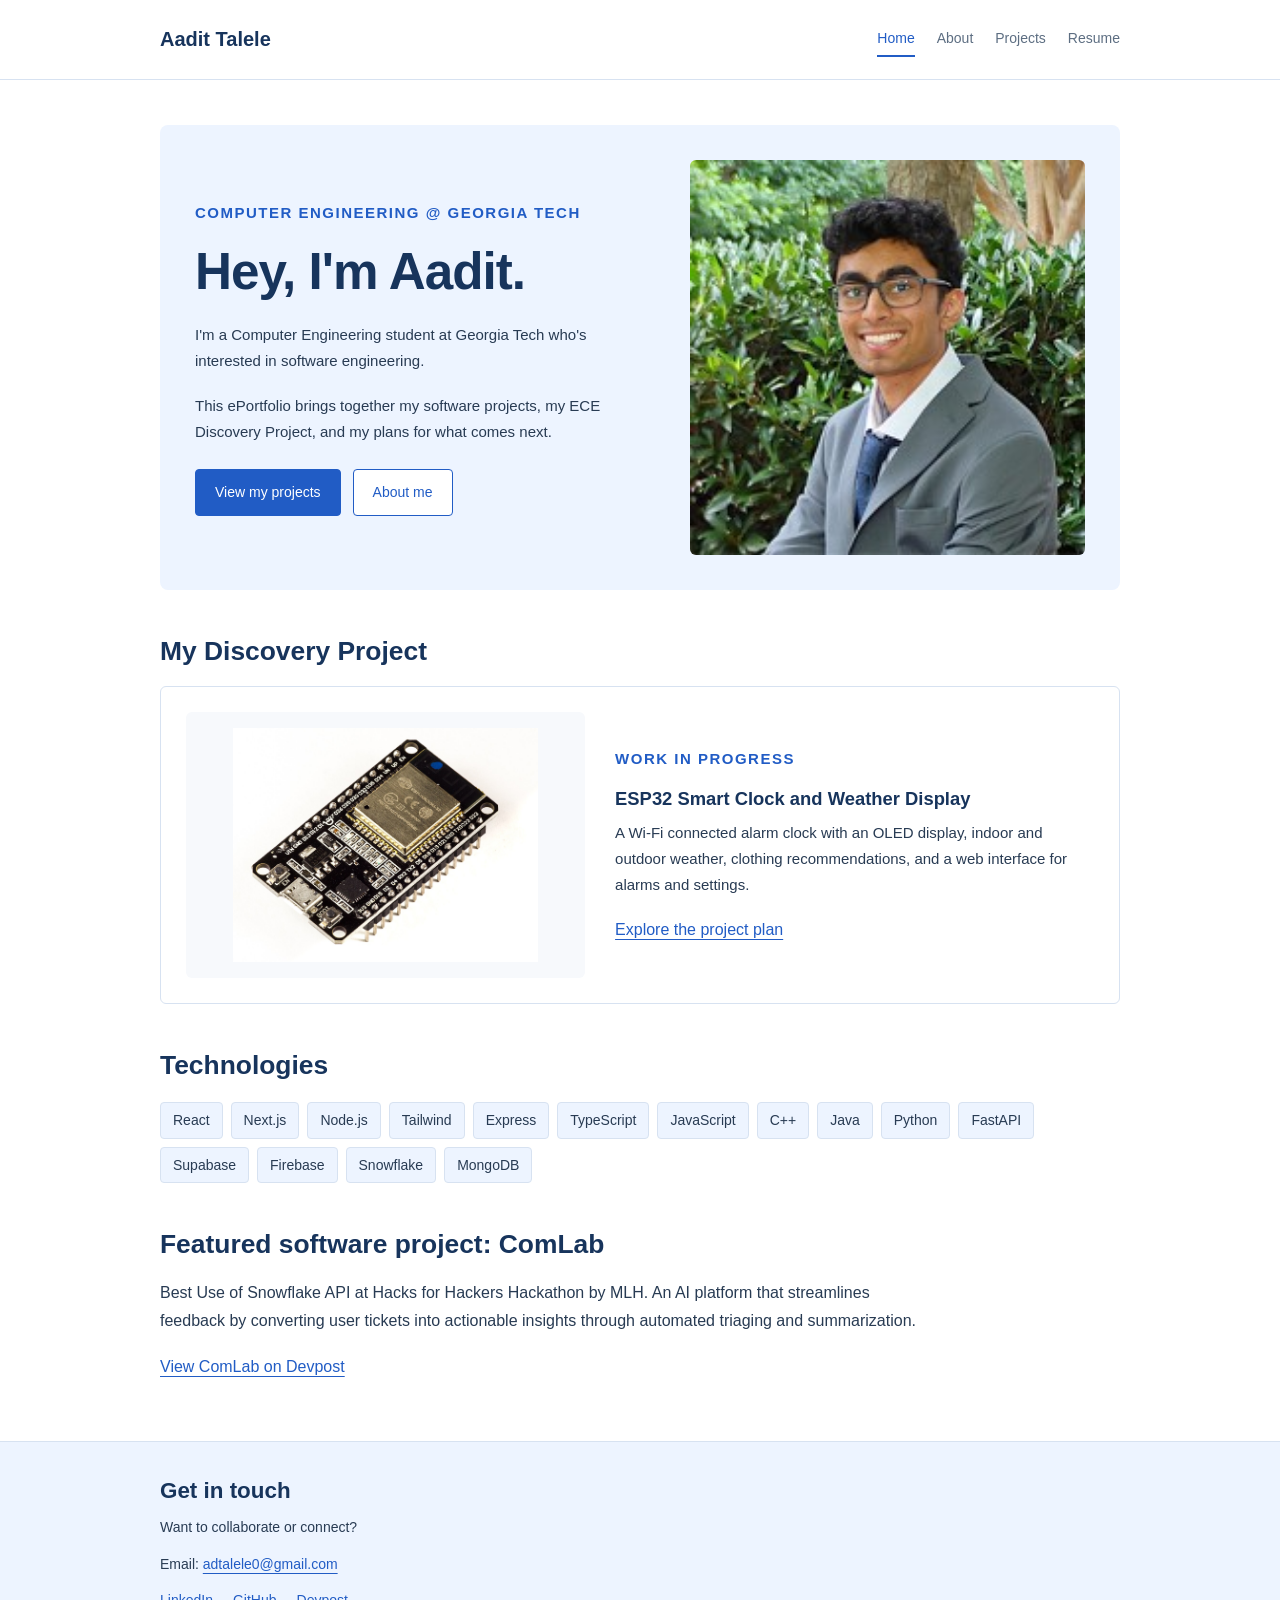
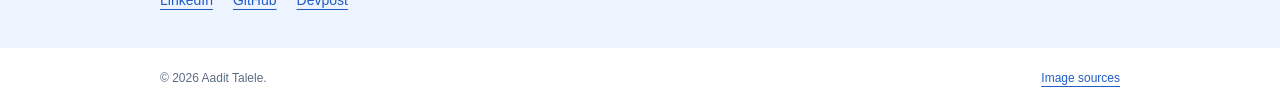
<file: index.html>
<!DOCTYPE html>
<html lang="en">

<head>
  <meta charset="utf-8">
  <meta name="viewport" content="width=device-width, initial-scale=1">
  <meta name="description"
    content="Aadit Talele: Computer Engineering at Georgia Tech, software projects, technologies, and an ESP32 Discovery Project.">
  <title>Portfolio | Aadit Talele</title>
  <link rel="stylesheet" href="styles.css">
</head>

<body id="top">
  <a class="skip-link" href="#main">Skip to content</a>
  <header class="site-header">
    <div class="container header-inner">
      <a class="brand" href="index.html">Aadit Talele</a>
      <nav class="nav" aria-label="Main navigation">
        <a href="index.html" aria-current="page">Home</a>
        <a href="about.html">About</a>
        <a href="projects.html">Projects</a>
        <a href="resume.html">Resume</a>
      </nav>
    </div>
  </header>
  <main class="container" id="main">
    <section class="hero" aria-labelledby="welcome-title">
      <div>
        <p class="eyebrow">Computer Engineering @ Georgia Tech</p>
        <h1 id="welcome-title">Hey, I'm Aadit.</h1>
        <p>I'm a Computer Engineering student at Georgia Tech who's interested in software engineering.</p>
        <p>This ePortfolio brings together my software projects, my ECE Discovery Project, and my plans for what comes
          next.</p>
        <div class="actions"><a class="button" href="projects.html">View my projects</a><a class="button secondary"
            href="about.html">About me</a></div>
      </div>
      <figure class="headshot">
        <img src="assets/headshot.jpeg" alt="Headshot of Aadit Talele" width="200" height="200">
      </figure>
    </section>
    <section aria-labelledby="discovery-title">
      <h2 id="discovery-title">My Discovery Project</h2>
      <article class="feature">
        <img class="esp32-photo" src="assets/esp32.jpg" alt="An Espressif ESP-WROOM-32 development board" width="1280"
          height="983" loading="lazy">
        <div>
          <p class="eyebrow">Work in Progress</p>
          <h3>ESP32 Smart Clock and Weather Display</h3>
          <p>A Wi-Fi connected alarm clock with an OLED display, indoor and outdoor weather, clothing recommendations,
            and a web interface for alarms and settings.</p><a href="projects.html#discovery">Explore the project
            plan</a>
        </div>
      </article>
    </section>
    <section aria-labelledby="technologies-title">
      <h2 id="technologies-title">Technologies</h2>
      <ul class="technology-list">
        <li>React</li>
        <li>Next.js</li>
        <li>Node.js</li>
        <li>Tailwind</li>
        <li>Express</li>
        <li>TypeScript</li>
        <li>JavaScript</li>
        <li>C++</li>
        <li>Java</li>
        <li>Python</li>
        <li>FastAPI</li>
        <li>Supabase</li>
        <li>Firebase</li>
        <li>Snowflake</li>
        <li>MongoDB</li>
      </ul>
    </section>
    <section class="text-section" aria-labelledby="comlab-title">
      <h2 id="comlab-title">Featured software project: ComLab</h2>
      <p>Best Use of Snowflake API at Hacks for Hackers Hackathon by MLH. An AI platform that streamlines feedback by
        converting user tickets into actionable insights through automated triaging and summarization.</p>
      <a href="https://devpost.com/software/comlab-an1uem">View ComLab on Devpost</a>
    </section>
  </main>
  <section class="contact" id="contact" aria-labelledby="contact-title">
    <div class="container">
      <h2 id="contact-title">Get in touch</h2>
      <p>Want to collaborate or connect?</p>
      <p>Email: <a href="mailto:adtalele0@gmail.com">adtalele0@gmail.com</a></p>
      <nav class="social-links" aria-label="Networking profiles">
        <a href="https://www.linkedin.com/in/aadittalele">LinkedIn</a>
        <a href="https://github.com/aadittalele">GitHub</a>
        <a href="https://devpost.com/aadittalele">Devpost</a>
      </nav>
    </div>
  </section>
  <footer class="container site-footer">
    <div class="footer-inner">
      <p>&copy; 2026 Aadit Talele.</p><a href="image-sources.txt">Image sources</a>
    </div>
  </footer>
</body>

</html>
</file>
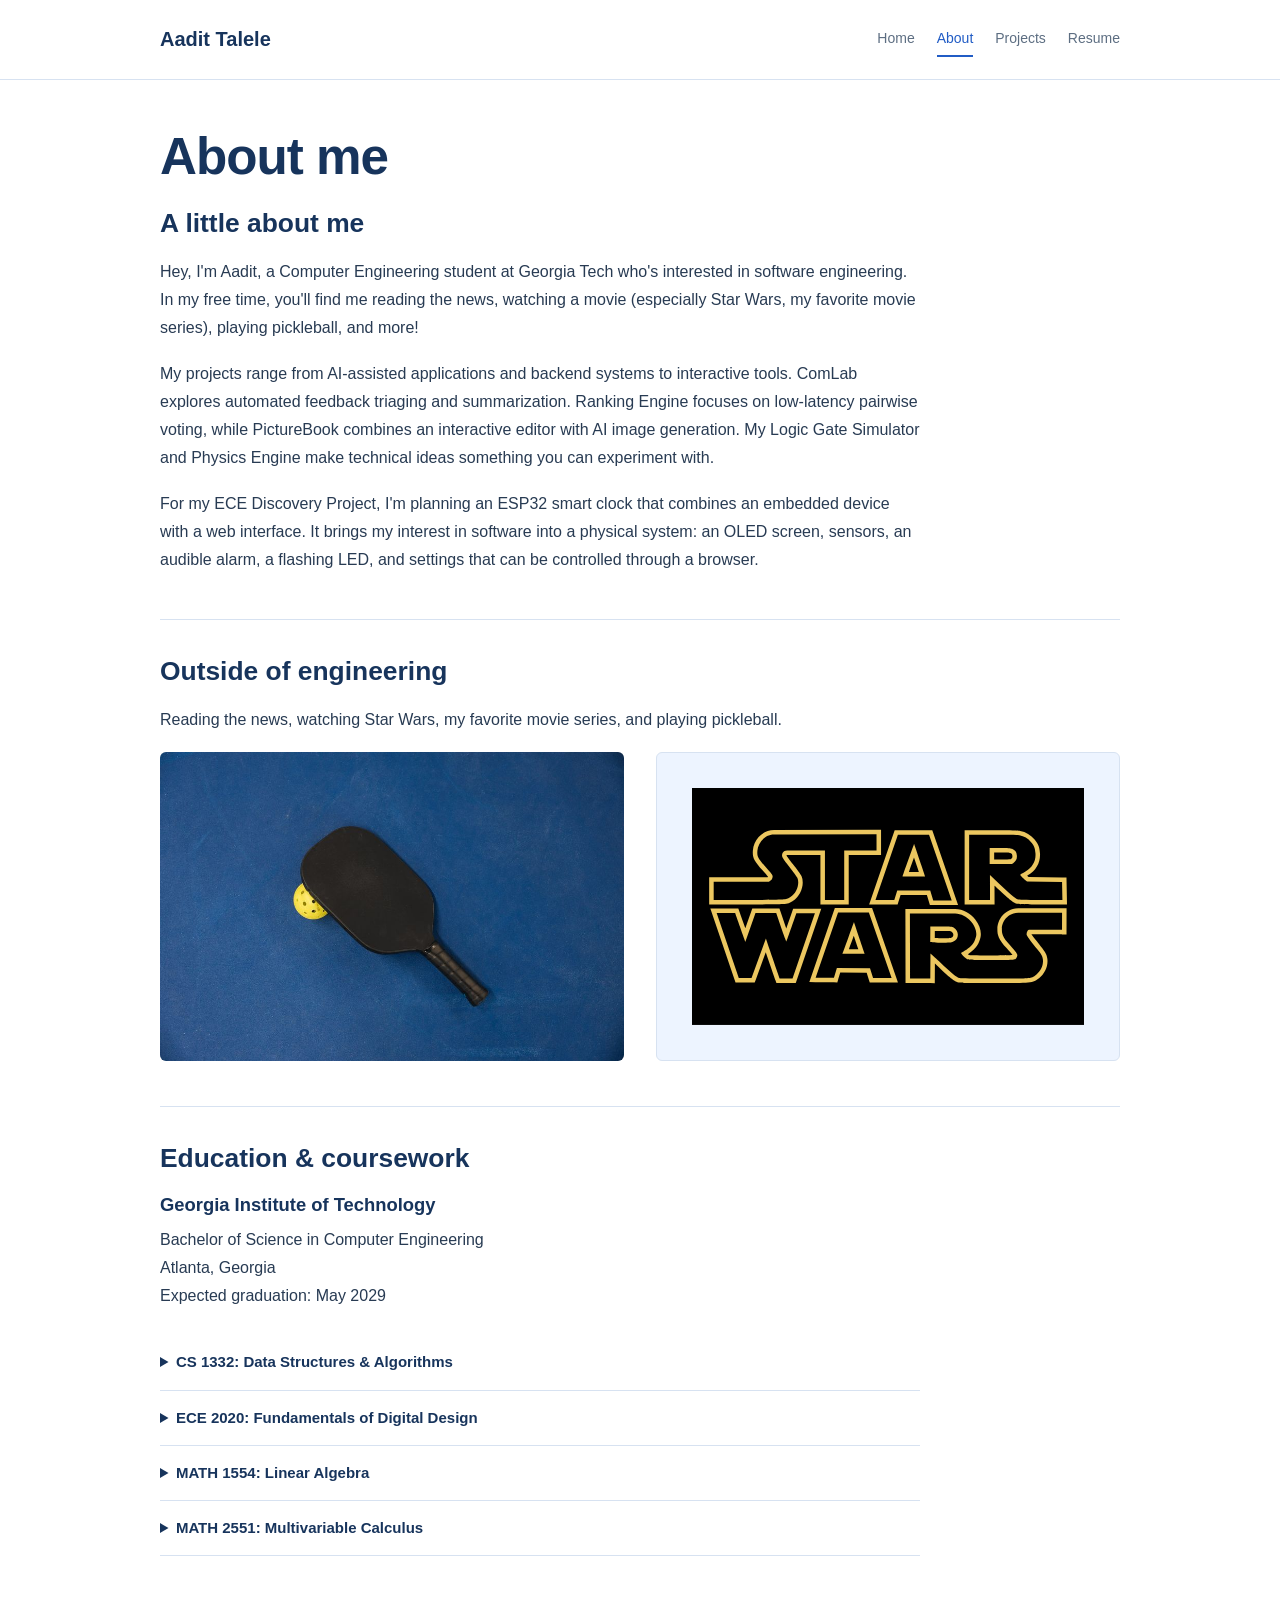
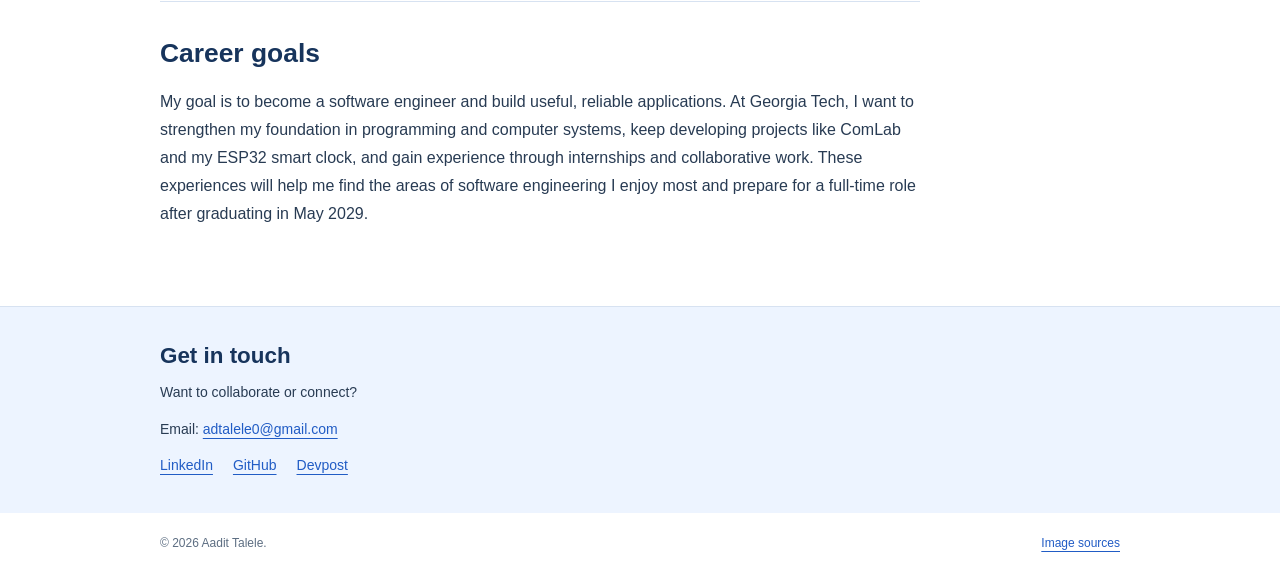
<file: about.html>
<!DOCTYPE html>
<html lang="en">

<head>
  <meta charset="utf-8">
  <meta name="viewport" content="width=device-width, initial-scale=1">
  <meta name="description"
    content="About Aadit Talele: Computer Engineering at Georgia Tech, software engineering, reading the news, movies, and pickleball.">
  <title>About | Aadit Talele</title>
  <link rel="stylesheet" href="styles.css">
</head>

<body id="top">
  <a class="skip-link" href="#main">Skip to content</a>
  <header class="site-header">
    <div class="container header-inner">
      <a class="brand" href="index.html">Aadit Talele</a>
      <nav class="nav" aria-label="Main navigation">
        <a href="index.html">Home</a>
        <a href="about.html" aria-current="page">About</a>
        <a href="projects.html">Projects</a>
        <a href="resume.html">Resume</a>
      </nav>
    </div>
  </header>
  <main class="container" id="main">
    <h1>About me</h1>
    <section class="text-section" aria-labelledby="story-title">
      <h2 id="story-title">A little about me</h2>
      <p>Hey, I'm Aadit, a Computer Engineering student at Georgia Tech who's interested in software engineering. In my
        free time, you'll find me reading the news, watching a movie (especially Star Wars, my favorite movie series),
        playing pickleball, and more!</p>
      <p>My projects range from AI-assisted applications and backend systems to interactive tools. ComLab explores
        automated feedback triaging and summarization. Ranking Engine focuses on low-latency pairwise voting, while
        PictureBook combines an interactive editor with AI image generation. My Logic Gate Simulator and Physics Engine
        make technical ideas something you can experiment with.</p>
      <p>For my ECE Discovery Project, I'm planning an ESP32 smart clock that combines an embedded device with a web
        interface. It brings my interest in software into a physical system: an OLED screen, sensors, an audible alarm,
        a flashing LED, and settings that can be controlled through a browser.</p>
    </section>
    <section class="section-divider" aria-labelledby="interests-title">
      <h2 id="interests-title">Outside of engineering</h2>
      <p>Reading the news, watching Star Wars, my favorite movie series, and playing pickleball.</p>
      <div class="two-column interest-photos">
        <figure><img src="assets/pickleball.jpg" alt="A pickleball paddle and yellow ball on a blue surface" width="900"
            height="600" loading="lazy">
        </figure>
        <figure><img class="star-wars-image" src="assets/star-wars.svg" alt="Star Wars logo" width="694" height="419"
            loading="lazy">
        </figure>
      </div>
    </section>
    <section class="section-divider" id="education" aria-labelledby="education-title">
      <h2 id="education-title">Education &amp; coursework</h2>
      <h3>Georgia Institute of Technology</h3>
      <p>Bachelor of Science in Computer Engineering<br>Atlanta, Georgia<br>Expected graduation: May 2029</p>
      <div class="course-list text-section">
        <details>
          <summary>CS 1332: Data Structures &amp; Algorithms</summary>
          <p>Data structures, algorithms, and their performance in the context of object-oriented programming.</p>
        </details>
        <details>
          <summary>ECE 2020: Fundamentals of Digital Design</summary>
          <p>Digital logic, Boolean algebra, and the building blocks of digital systems.</p>
        </details>
        <details>
          <summary>MATH 1554: Linear Algebra</summary>
          <p>Vectors, matrices, linear systems, and transformations.</p>
        </details>
        <details>
          <summary>MATH 2551: Multivariable Calculus</summary>
          <p>Calculus for functions of several variables, including derivatives and multiple integrals.</p>
        </details>
      </div>
    </section>
    <section class="section-divider text-section" id="goals" aria-labelledby="goals-title">
      <h2 id="goals-title">Career goals</h2>
      <p>My goal is to become a software engineer and build useful, reliable applications. At Georgia Tech, I want to
        strengthen my foundation in programming and computer systems, keep developing projects like ComLab and my ESP32
        smart clock, and gain experience through internships and collaborative work. These experiences will help me find
        the areas of software engineering I enjoy most and prepare for a full-time role after graduating in May 2029.
      </p>
    </section>
  </main>
  <section class="contact" id="contact" aria-labelledby="contact-title">
    <div class="container">
      <h2 id="contact-title">Get in touch</h2>
      <p>Want to collaborate or connect?</p>
      <p>Email: <a href="mailto:adtalele0@gmail.com">adtalele0@gmail.com</a></p>
      <nav class="social-links" aria-label="Networking profiles">
        <a href="https://www.linkedin.com/in/aadittalele">LinkedIn</a>
        <a href="https://github.com/aadittalele">GitHub</a>
        <a href="https://devpost.com/aadittalele">Devpost</a>
      </nav>
    </div>
  </section>
  <footer class="container site-footer">
    <div class="footer-inner">
      <p>&copy; 2026 Aadit Talele.</p><a href="image-sources.txt">Image sources</a>
    </div>
  </footer>
</body>

</html>
</file>
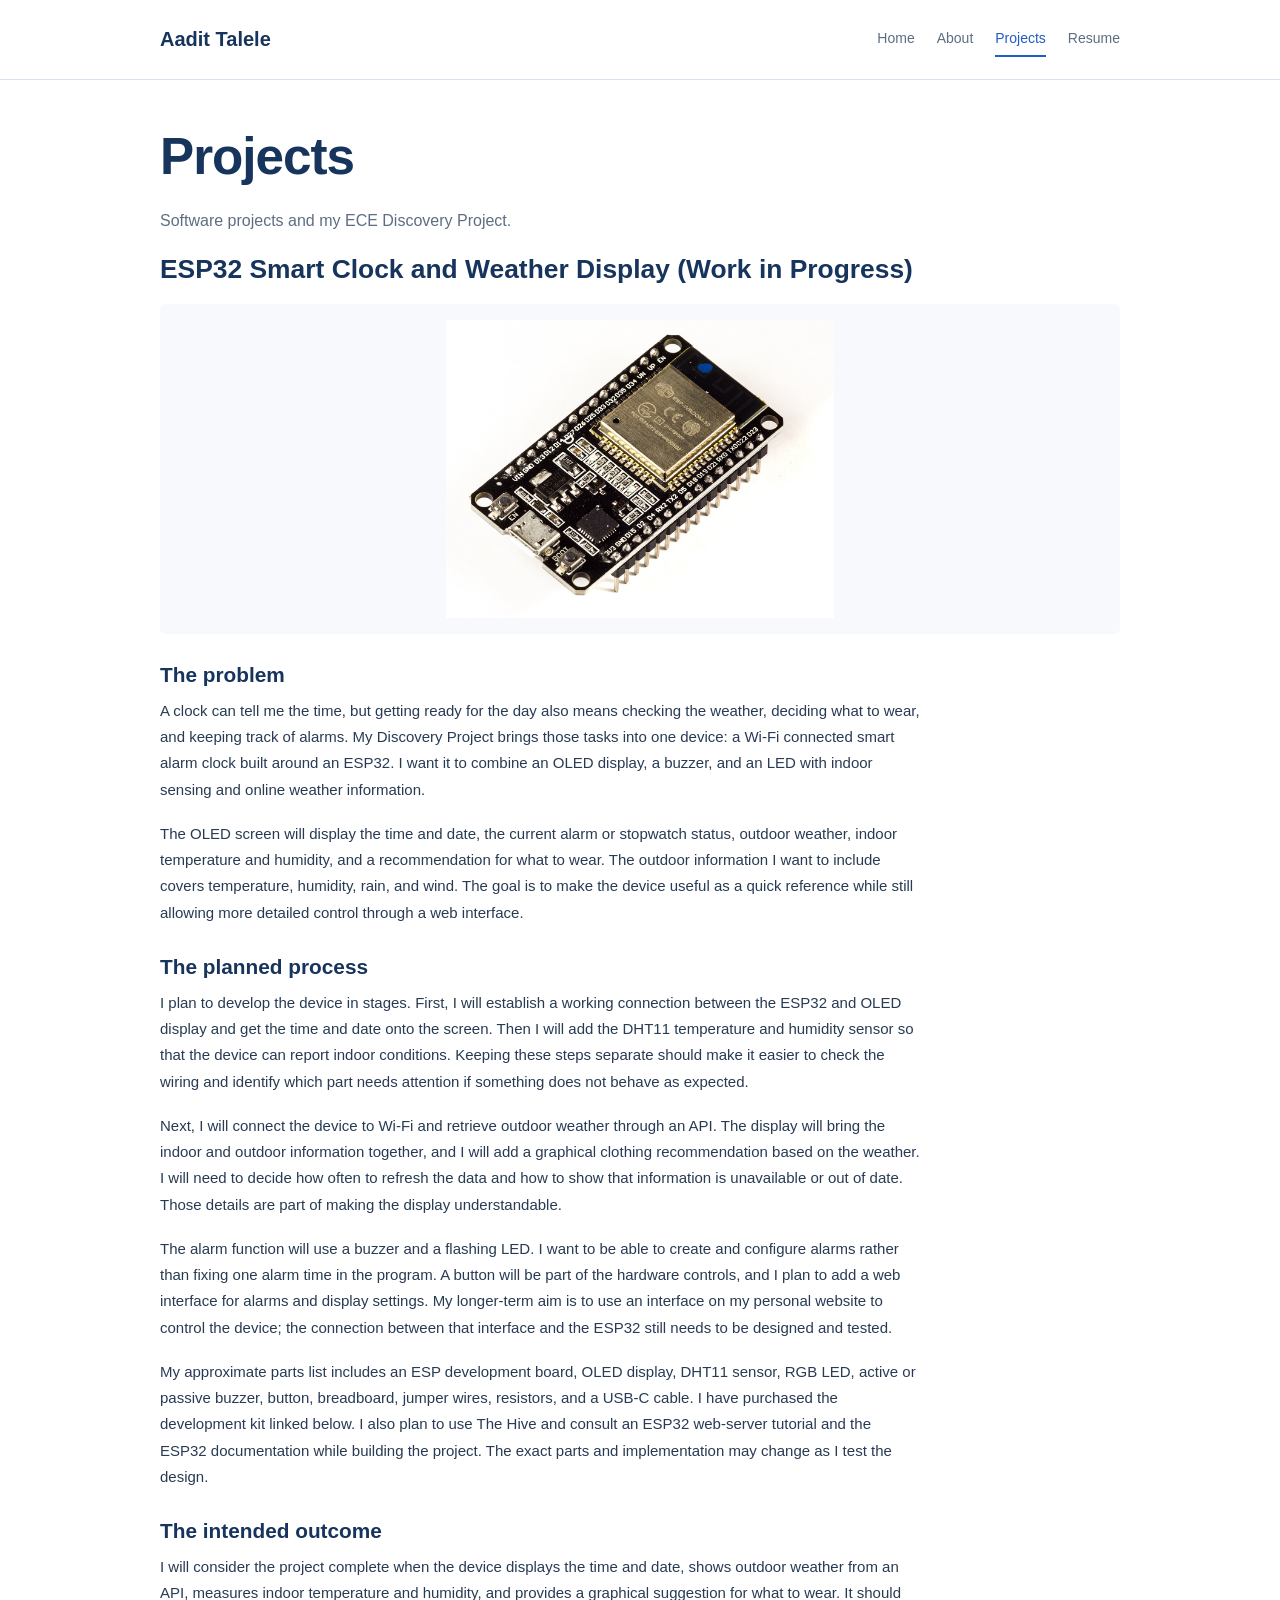
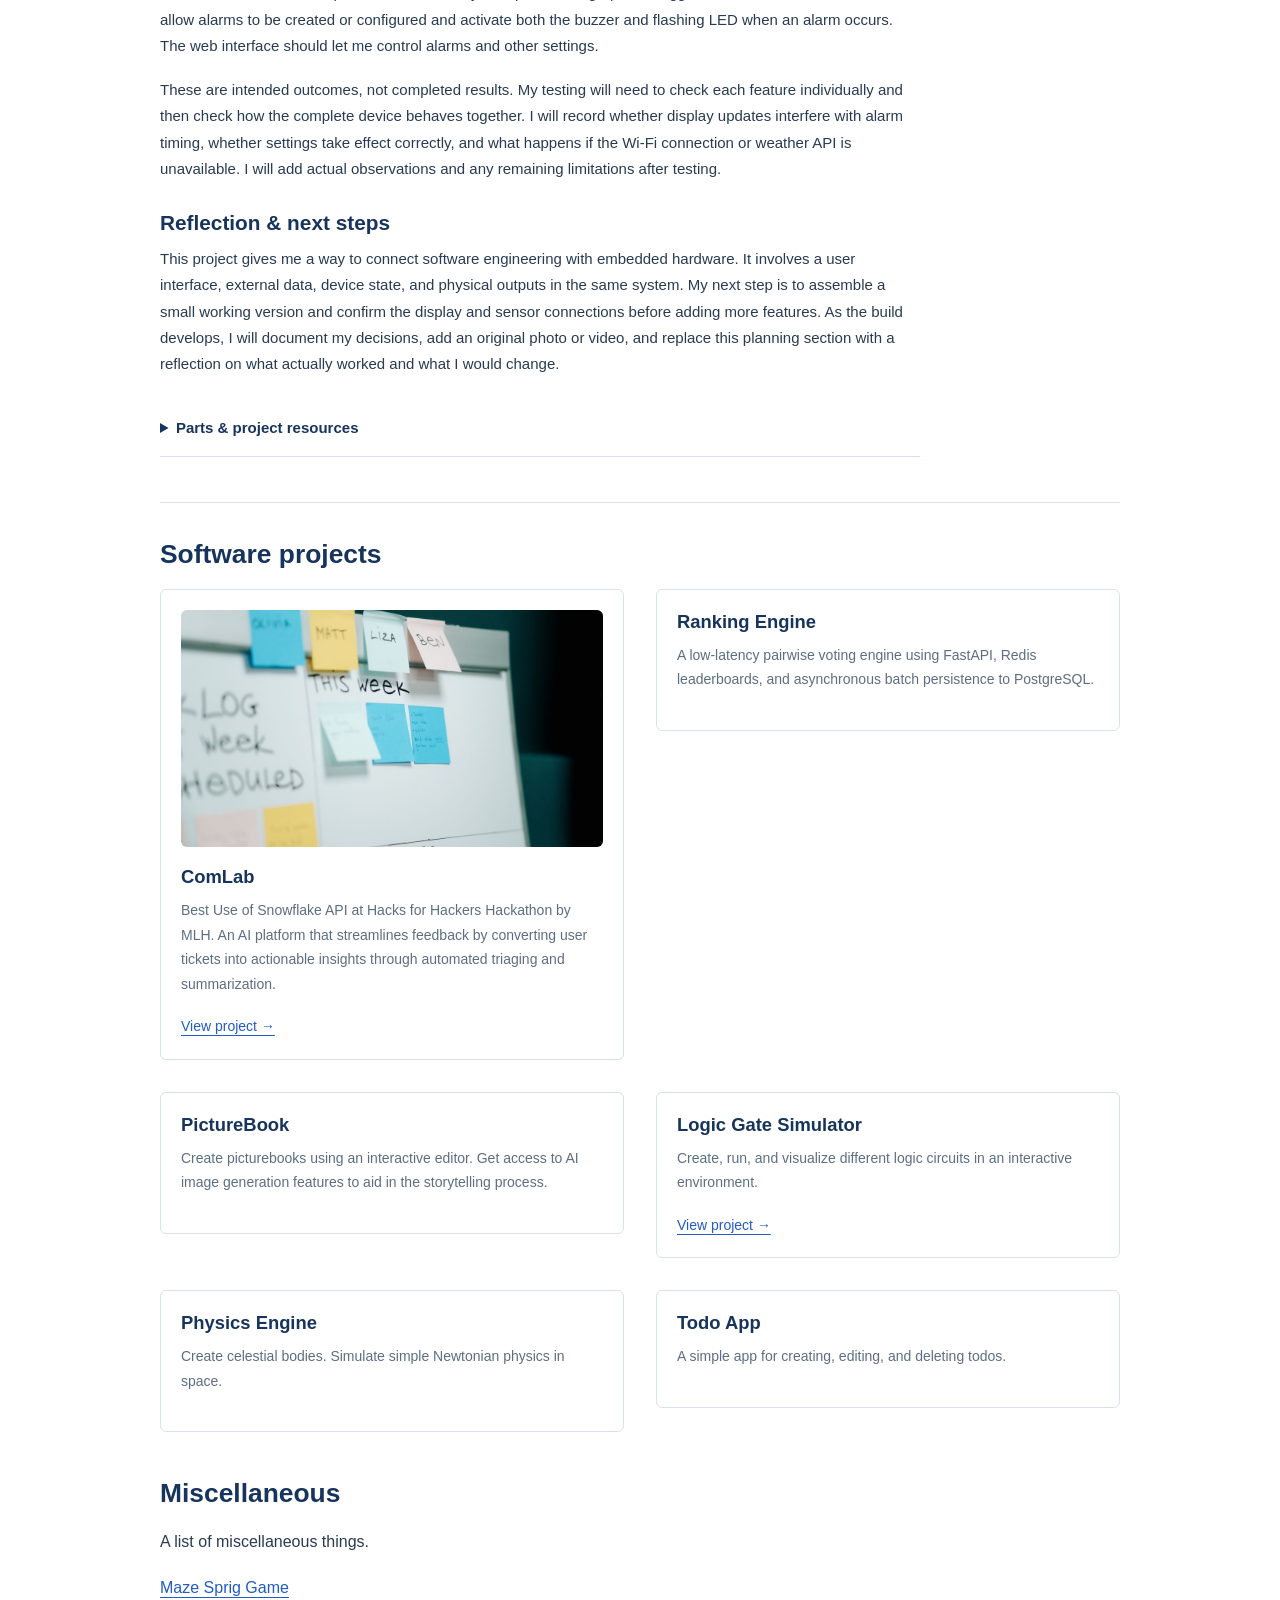
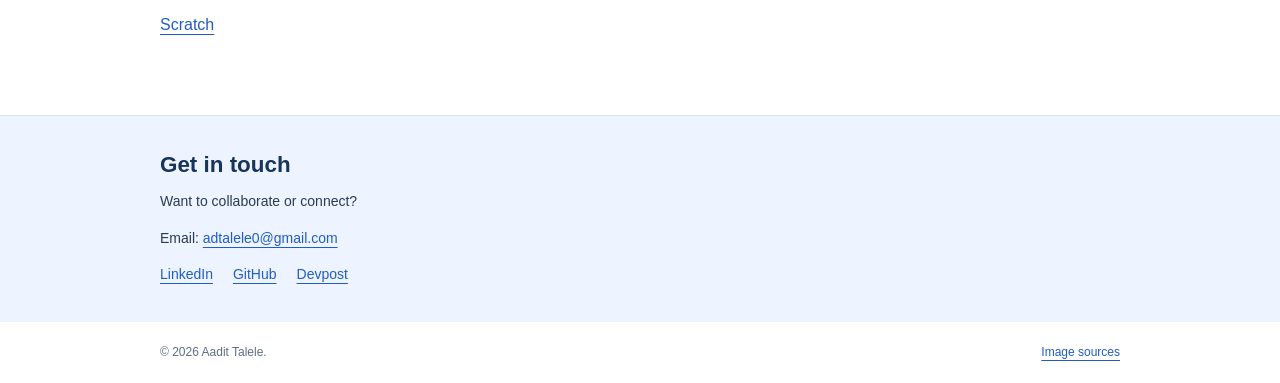
<file: projects.html>
<!DOCTYPE html>
<html lang="en">

<head>
  <meta charset="utf-8">
  <meta name="viewport" content="width=device-width, initial-scale=1">
  <meta name="description"
    content="Aadit Talele projects: ESP32 Smart Clock and Weather Display, ComLab, Ranking Engine, PictureBook, Logic Gate Simulator, Physics Engine, and Todo App.">
  <title>Projects | Aadit Talele</title>
  <link rel="stylesheet" href="styles.css">
</head>

<body id="top">
  <a class="skip-link" href="#main">Skip to content</a>
  <header class="site-header">
    <div class="container header-inner">
      <a class="brand" href="index.html">Aadit Talele</a>
      <nav class="nav" aria-label="Main navigation">
        <a href="index.html">Home</a>
        <a href="about.html">About</a>
        <a href="projects.html" aria-current="page">Projects</a>
        <a href="resume.html">Resume</a>
      </nav>
    </div>
  </header>
  <main class="container" id="main">
    <h1>Projects</h1>
    <p class="intro">Software projects and my ECE Discovery Project.</p>
    <section id="discovery" aria-labelledby="discovery-title">
      <h2 id="discovery-title">ESP32 Smart Clock and Weather Display (Work in Progress)</h2>
      <figure><img class="project-cover esp32-photo" src="assets/esp32.jpg"
          alt="An Espressif ESP-WROOM-32 development board" width="1280" height="983" loading="lazy">
      </figure>
      <div class="text-section case-study" id="discovery-overview">
        <h3>The problem</h3>
        <p>A clock can tell me the time, but getting ready for the day also means checking the weather, deciding what to
          wear, and keeping track of alarms. My Discovery Project brings those tasks into one device: a Wi-Fi connected
          smart alarm clock built around an ESP32. I want it to combine an OLED display, a buzzer, and an LED with
          indoor sensing and online weather information.</p>
        <p>The OLED screen will display the time and date, the current alarm or stopwatch status, outdoor weather,
          indoor temperature and humidity, and a recommendation for what to wear. The outdoor information I want to
          include covers temperature, humidity, rain, and wind. The goal is to make the device useful as a quick
          reference while still allowing more detailed control through a web interface.</p>
        <h3>The planned process</h3>
        <p>I plan to develop the device in stages. First, I will establish a working connection between the ESP32 and
          OLED display and get the time and date onto the screen. Then I will add the DHT11 temperature and humidity
          sensor so that the device can report indoor conditions. Keeping these steps separate should make it easier to
          check the wiring and identify which part needs attention if something does not behave as expected.</p>
        <p>Next, I will connect the device to Wi-Fi and retrieve outdoor weather through an API. The display will bring
          the indoor and outdoor information together, and I will add a graphical clothing recommendation based on the
          weather. I will need to decide how often to refresh the data and how to show that information is unavailable
          or out of date. Those details are part of making the display understandable.</p>
        <p>The alarm function will use a buzzer and a flashing LED. I want to be able to create and configure alarms
          rather than fixing one alarm time in the program. A button will be part of the hardware controls, and I plan
          to add a web interface for alarms and display settings. My longer-term aim is to use an interface on my
          personal website to control the device; the connection between that interface and the ESP32 still needs to be
          designed and tested.</p>
        <p>My approximate parts list includes an ESP development board, OLED display, DHT11 sensor, RGB LED, active or
          passive buzzer, button, breadboard, jumper wires, resistors, and a USB-C cable. I have purchased the
          development kit linked below. I also plan to use The Hive and consult an ESP32 web-server tutorial and the
          ESP32 documentation while building the project. The exact parts and implementation may change as I test the
          design.</p>
        <h3>The intended outcome</h3>
        <p>I will consider the project complete when the device displays the time and date, shows outdoor weather from
          an API, measures indoor temperature and humidity, and provides a graphical suggestion for what to wear. It
          should allow alarms to be created or configured and activate both the buzzer and flashing LED when an alarm
          occurs. The web interface should let me control alarms and other settings.</p>
        <p>These are intended outcomes, not completed results. My testing will need to check each feature individually
          and then check how the complete device behaves together. I will record whether display updates interfere with
          alarm timing, whether settings take effect correctly, and what happens if the Wi-Fi connection or weather API
          is unavailable. I will add actual observations and any remaining limitations after testing.</p>
        <h3>Reflection &amp; next steps</h3>
        <p>This project gives me a way to connect software engineering with embedded hardware. It involves a user
          interface, external data, device state, and physical outputs in the same system. My next step is to assemble a
          small working version and confirm the display and sensor connections before adding more features. As the build
          develops, I will document my decisions, add an original photo or video, and replace this planning section with
          a reflection on what actually worked and what I would change.</p>
      </div>
      <details class="text-section resources">
        <summary>Parts &amp; project resources</summary>
        <ul>
          <li>ESP development board, OLED display, DHT11 sensor, RGB LED, buzzer, button, breadboard, jumper wires,
            resistors, USB-C cable.</li>
          <li><a
              href="https://www.amazon.com/ELEGOOTutorial-Development-MicrocontrollerCompatible/dp/B0FR4RGDYN">Development
              kit I purchased</a></li>
          <li><a href="https://www.youtube.com/watch?v=wGIGs0nl_JU">ESP32 Web Server tutorial</a></li>
          <li><a href="https://docs.espressif.com/projects/esp-idf/en/stable/esp32/index.html">ESP32 documentation</a>
          </li>
          <li>Planned Georgia Tech resource: The Hive.</li>
        </ul>
      </details>
    </section>
    <section class="section-divider" id="software" aria-labelledby="software-title">
      <h2 id="software-title">Software projects</h2>
      <div class="two-column project-list">
        <article class="project-card">
          <img src="assets/comlab-feedback.jpg" alt="Colorful task notes organized on a whiteboard" width="1100"
            height="733" loading="lazy">
          <h3>ComLab</h3>
          <p>Best Use of Snowflake API at Hacks for Hackers Hackathon by MLH. An AI platform that streamlines feedback
            by converting user tickets into actionable insights through automated triaging and summarization.</p>
          <div class="project-links"><a href="https://devpost.com/software/comlab-an1uem">View project &rarr;</a></div>
        </article>
        <article class="project-card">

          <h3>Ranking Engine</h3>
          <p>A low-latency pairwise voting engine using FastAPI, Redis leaderboards, and asynchronous batch persistence
            to PostgreSQL.</p>

        </article>
        <article class="project-card">

          <h3>PictureBook</h3>
          <p>Create picturebooks using an interactive editor. Get access to AI image generation features to aid in the
            storytelling process.</p>

        </article>
        <article class="project-card">

          <h3>Logic Gate Simulator</h3>
          <p>Create, run, and visualize different logic circuits in an interactive environment.</p>
          <div class="project-links"><a href="https://lg-sim.aadittalele.com">View project &rarr;</a></div>

        </article>
        <article class="project-card">

          <h3>Physics Engine</h3>
          <p>Create celestial bodies. Simulate simple Newtonian physics in space.</p>

        </article>
        <article class="project-card">

          <h3>Todo App</h3>
          <p>A simple app for creating, editing, and deleting todos.</p>

        </article>
      </div>
    </section>
    <section class="text-section" aria-labelledby="misc-title">
      <h2 id="misc-title">Miscellaneous</h2>
      <p>A list of miscellaneous things.</p>
      <ul>
        <li><a href="https://sprig.hackclub.com/share/jNvXf1nNp7BQERx8B67C">Maze Sprig Game</a></li>
        <li><a href="https://scratch.mit.edu/users/MinySlimy/">Scratch</a></li>
      </ul>
    </section>
  </main>
  <section class="contact" id="contact" aria-labelledby="contact-title">
    <div class="container">
      <h2 id="contact-title">Get in touch</h2>
      <p>Want to collaborate or connect?</p>
      <p>Email: <a href="mailto:adtalele0@gmail.com">adtalele0@gmail.com</a></p>
      <nav class="social-links" aria-label="Networking profiles">
        <a href="https://www.linkedin.com/in/aadittalele">LinkedIn</a>
        <a href="https://github.com/aadittalele">GitHub</a>
        <a href="https://devpost.com/aadittalele">Devpost</a>
      </nav>
    </div>
  </section>
  <footer class="container site-footer">
    <div class="footer-inner">
      <p>&copy; 2026 Aadit Talele.</p><a href="image-sources.txt">Image sources</a>
    </div>
  </footer>
</body>

</html>
</file>
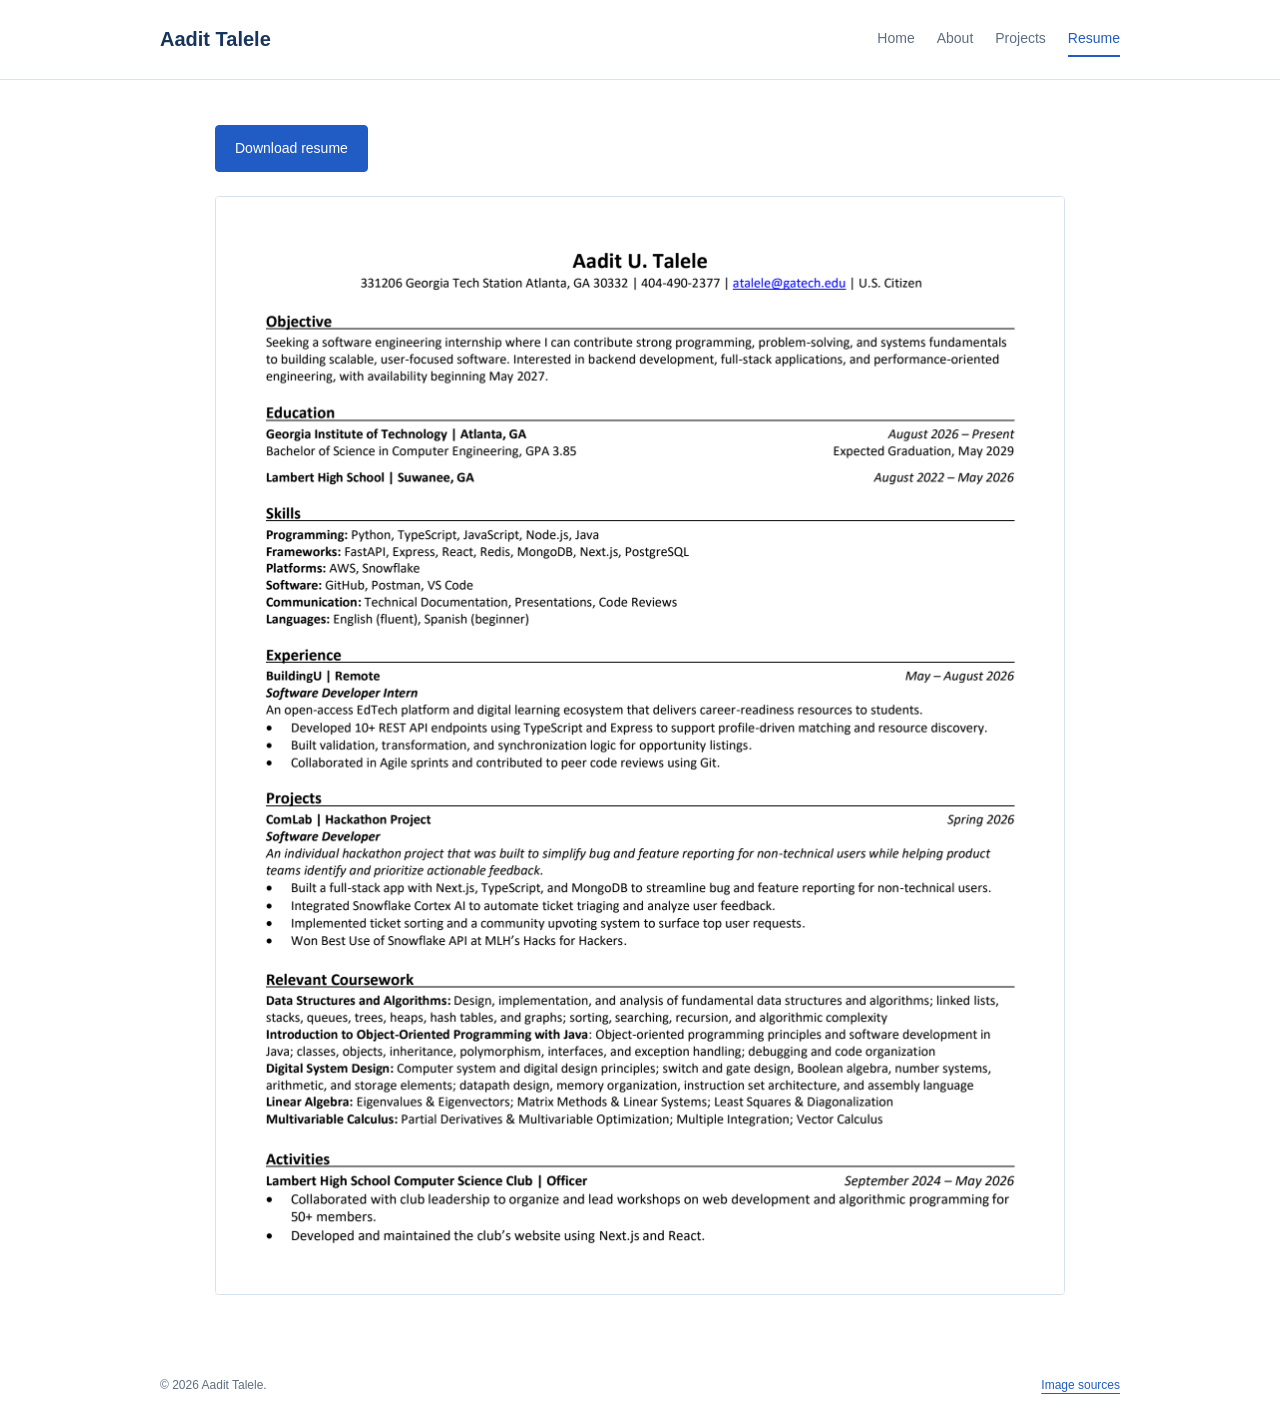
<file: resume.html>
<!DOCTYPE html>
<html lang="en">
<head>
  <meta charset="utf-8">
  <meta name="viewport" content="width=device-width, initial-scale=1">
  <meta name="description" content="View and download Aadit Talele's resume.">
  <title>Resume | Aadit Talele</title>
  <link rel="stylesheet" href="styles.css">
</head>
<body id="top">
<a class="skip-link" href="#main">Skip to content</a>
<header class="site-header">
  <div class="container header-inner">
    <a class="brand" href="index.html">Aadit Talele</a>
    <nav class="nav" aria-label="Main navigation">
      <a href="index.html">Home</a>
      <a href="about.html">About</a>
      <a href="projects.html">Projects</a>
      <a href="resume.html" aria-current="page">Resume</a>
    </nav>
  </div>
</header>
<main class="container resume-page" id="main" aria-label="Resume">
  <a class="button" href="assets/resume.pdf" download="Aadit-Talele-Resume.pdf">Download resume</a>
  <a class="resume-preview" href="assets/resume.pdf" aria-label="Open resume PDF">
    <img src="assets/resume-preview.png" alt="Resume of Aadit Talele, Computer Engineering student at Georgia Tech" width="1530" height="1980">
  </a>
</main>
<footer class="container site-footer"><div class="footer-inner"><p>&copy; 2026 Aadit Talele.</p><a href="image-sources.txt">Image sources</a></div></footer>
</body>
</html>
</file>
<file: styles.css>
:root {
  --blue: #215cc5;
  --navy: #17345c;
  --text: #283b53;
  --muted: #5d6e82;
  --light: #edf4ff;
  --border: #d7e2f1;
}

* { box-sizing: border-box; }
html { scroll-behavior: smooth; scroll-padding-top: 24px; }
body { margin: 0; background: #fff; color: var(--text); font: 16px/1.75 Arial, sans-serif; }
a { color: var(--blue); text-underline-offset: 4px; }
a:hover { color: var(--navy); }
a:focus-visible, summary:focus-visible { outline: 3px solid var(--blue); outline-offset: 5px; }
img { display: block; max-width: 100%; height: auto; border-radius: 6px; }
h1, h2, h3 { color: var(--navy); line-height: 1.25; }
h1 { margin: 0 0 18px; font-size: clamp(2.2rem, 5vw, 3.2rem); letter-spacing: -1px; }
h2 { margin: 0 0 18px; font-size: 1.65rem; }
h3 { margin: 0 0 10px; font-size: 1.15rem; }
p { margin: 0 0 18px; }
ul { list-style: none; padding-left: 0; }
ol { padding-left: 23px; }
li { margin-bottom: 9px; }
figure { margin: 0; min-width: 0; }
.small { margin-top: 9px; color: var(--muted); font-size: 13px; line-height: 1.6; }
.container { width: min(960px, calc(100% - 40px)); margin: auto; }
.skip-link { position: absolute; left: 20px; top: -80px; padding: 8px 15px; background: var(--blue); color: #fff; }
.skip-link:focus { top: 10px; }
.site-header { border-bottom: 1px solid var(--border); background: #fff; }
.header-inner { display: flex; justify-content: space-between; align-items: center; gap: 20px; padding-block: 22px; }
.brand { color: var(--navy); font-size: 20px; font-weight: bold; text-decoration: none; }
.nav { display: flex; flex-wrap: wrap; gap: 22px; }
.nav a { color: var(--muted); text-decoration: none; padding-block: 4px; font-size: 14px; border-bottom: 2px solid transparent; }
.nav a:hover, .nav a[aria-current="page"] { color: var(--blue); border-color: var(--blue); }
main { padding-block: 45px 60px; }
section + section { margin-top: 45px; }
.eyebrow { color: var(--blue); font-size: 12px; letter-spacing: 1.5px; font-weight: bold; text-transform: uppercase; margin-bottom: 14px; }
.intro { max-width: 700px; color: var(--muted); }
.hero { display: grid; grid-template-columns: 1.15fr 1fr; align-items: center; gap: 40px; padding: 35px; background: var(--light); border-radius: 8px; }
.hero img { width: 100%; aspect-ratio: 4 / 3; object-fit: cover; }
.hero p { font-size: 15px; }
.hero .headshot img { width: 100%; height: auto; aspect-ratio: 1; object-fit: cover; }
.button { display: inline-block; padding: 10px 19px; background: var(--blue); color: #fff; border: 1px solid var(--blue); border-radius: 4px; font-size: 14px; text-decoration: none; transition: background .15s; }
.button:hover { background: var(--navy); color: #fff; }
.button.secondary { background: #fff; color: var(--blue); }
.button.secondary:hover { background: var(--light); }
.actions { display: flex; flex-wrap: wrap; gap: 12px; margin-top: 24px; }
.note { padding: 13px 17px; border-left: 3px solid var(--blue); background: var(--light); color: var(--muted); font-size: 13px; margin-block: 24px; }
.two-column { display: grid; grid-template-columns: 1fr 1fr; gap: 32px; }
.two-column > *, .feature > *, .hero > * { min-width: 0; }
.feature { display: grid; grid-template-columns: 1fr 1.2fr; align-items: center; gap: 30px; border: 1px solid var(--border); padding: 25px; border-radius: 6px; }
.feature img { width: 100%; aspect-ratio: 3 / 2; object-fit: cover; }
.feature p { font-size: 15px; }
.text-section { max-width: 760px; }
.section-divider { border-top: 1px solid var(--border); padding-top: 35px; }
.about-photo img { width: 100%; aspect-ratio: 4 / 3; object-fit: cover; }
.course-list { margin-top: 25px; }
details { border-bottom: 1px solid var(--border); }
summary { cursor: pointer; padding: 14px 0; color: var(--navy); font-weight: bold; font-size: 15px; }
summary:hover, details[open] summary { color: var(--blue); }
details p { padding: 0 12px 10px 0; font-size: 14px; color: var(--muted); }
.project-cover { width: 100%; max-height: 330px; object-fit: cover; }
.project-info { display: flex; flex-wrap: wrap; gap: 12px 30px; margin: 22px 0; color: var(--muted); font-size: 14px; }
.case-study h3 { margin-top: 28px; font-size: 1.3rem; }
.case-study p { font-size: 15px; }
.project-card { border: 1px solid var(--border); border-radius: 6px; padding: 20px; }
.project-card img { width: 100%; aspect-ratio: 16 / 9; object-fit: cover; object-position: center 70%; margin-bottom: 18px; }
.project-card p { font-size: 14px; color: var(--muted); }
.project-links { display: flex; flex-wrap: wrap; gap: 16px; font-size: 14px; }
.technology-list { list-style: none; display: flex; flex-wrap: wrap; gap: 8px; padding: 0; margin: 20px 0 0; }
.technology-list li { padding: 5px 12px; margin: 0; border: 1px solid var(--border); border-radius: 4px; font-size: 14px; background: var(--light); }
.interest-photos img { width: 100%; aspect-ratio: 3 / 2; object-fit: cover; }
.interest-photos .star-wars-image { object-fit: contain; padding: 35px; background: var(--light); border: 1px solid var(--border); }
.feature .esp32-photo, .project-cover.esp32-photo { object-fit: contain; background: #f7f9fc; padding: 16px; }
.project-list { align-items: start; }
.resources { margin-top: 24px; }
.resources ul { font-size: 14px; }
.contact { background: var(--light); border-top: 1px solid var(--border); padding: 35px 0; }
.contact h2 { font-size: 1.4rem; margin-bottom: 10px; }
.contact p { margin-bottom: 12px; font-size: 14px; }
.social-links { display: flex; flex-wrap: wrap; gap: 20px; font-size: 14px; }
.site-footer { padding-block: 20px; color: var(--muted); font-size: 12px; }
.footer-inner { display: flex; flex-wrap: wrap; justify-content: space-between; gap: 12px; }
.footer-inner p { margin: 0; }
@media (max-width: 650px) {
  .header-inner { align-items: flex-start; flex-direction: column; gap: 10px; padding-block: 16px; }
  .nav { gap: 20px; }
  main { padding-block: 30px 40px; }
  .hero, .feature, .two-column { grid-template-columns: minmax(0, 1fr); gap: 25px; }
  .hero, .feature { padding: 22px; }
  .hero h1 { font-size: 2.2rem; }
  section + section { margin-top: 35px; }
}
@media (prefers-reduced-motion: reduce) {
  html { scroll-behavior: auto; }
  * { transition: none !important; }
}
@media print {
  body { font-size: 11px; color: #111; }
  .site-header, .site-footer, .contact, .skip-link, .resume-page > .button { display: none; }
  main { padding: 0; margin: 0; border: 0; }
  .container { width: 100%; }
  a { color: inherit; text-decoration: none; }
  @page { size: letter; margin: 14mm; }
}

.resume-page { max-width: 850px; }
.resume-preview { display: block; margin-top: 24px; }
.resume-preview img { width: 100%; height: auto; border: 1px solid var(--border); border-radius: 4px; }
@media print { .resume-preview { margin: 0; } .resume-preview img { border: 0; } }
</file>
